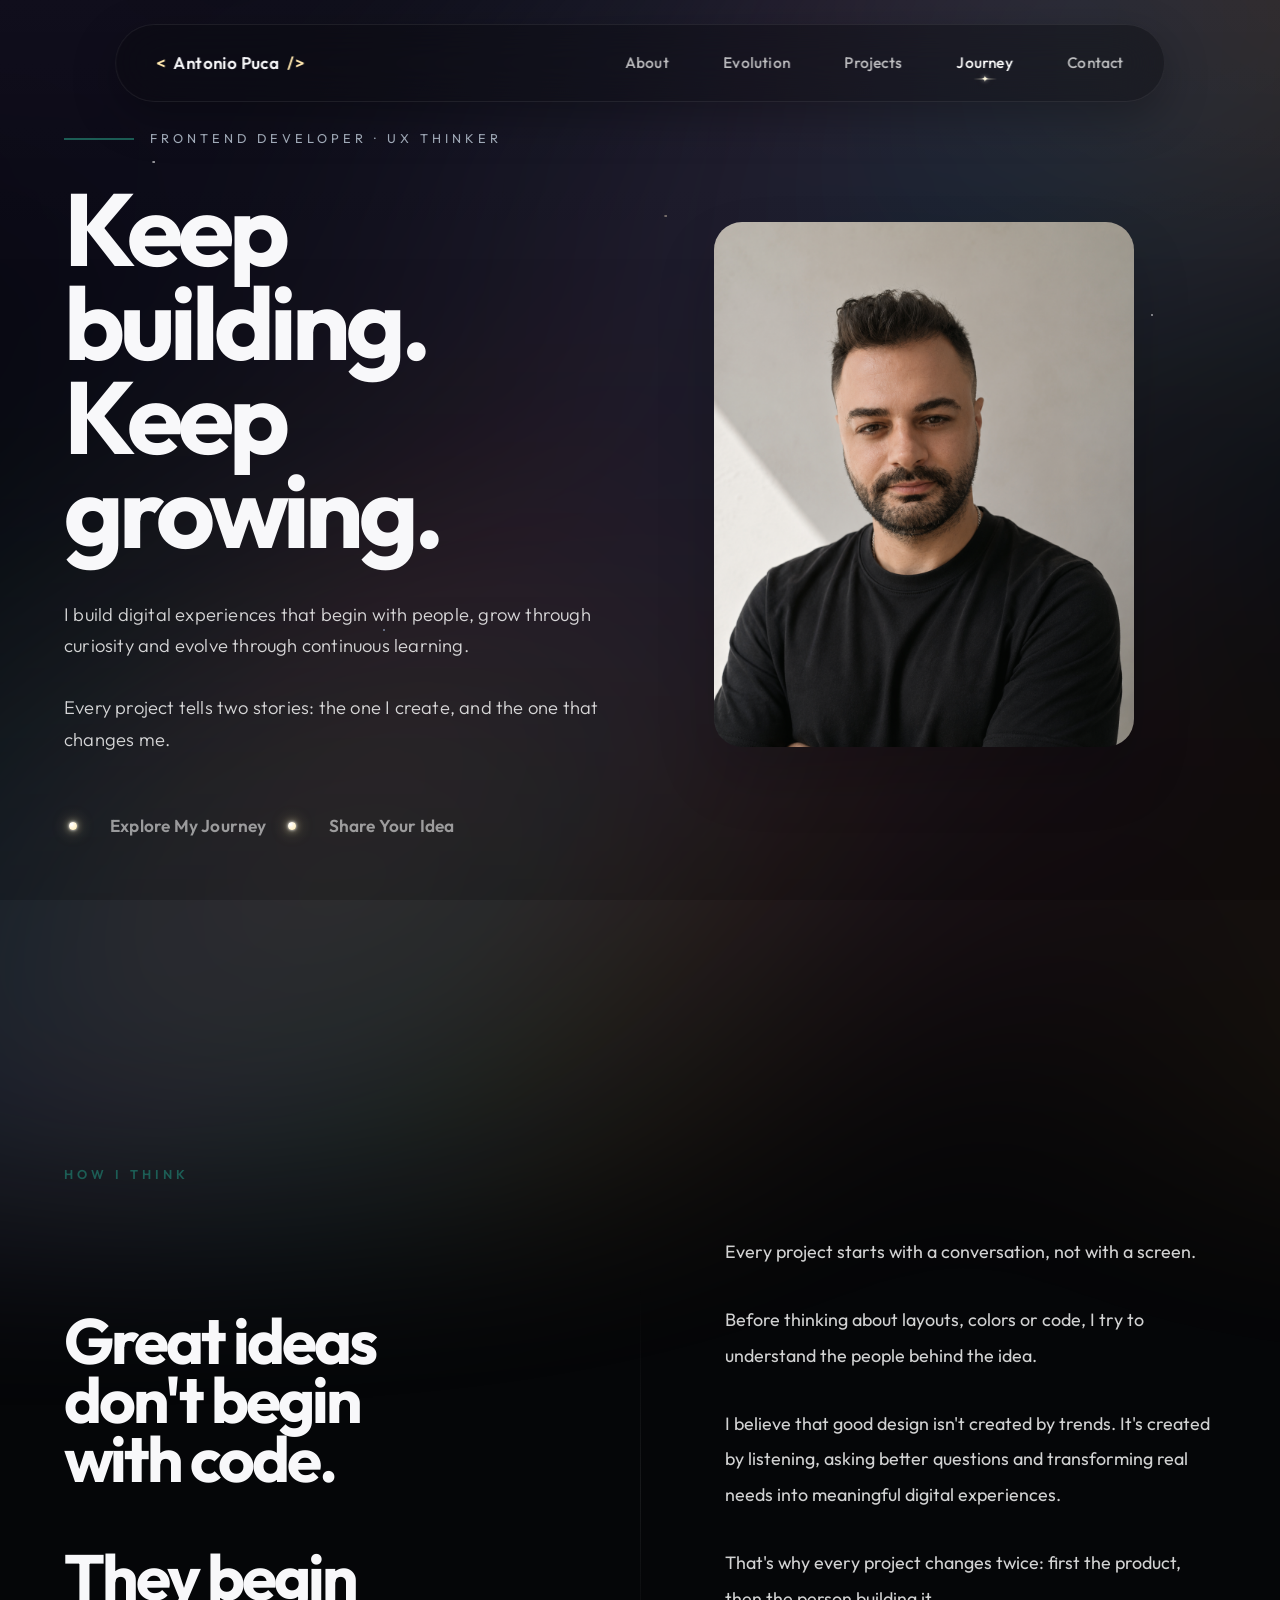
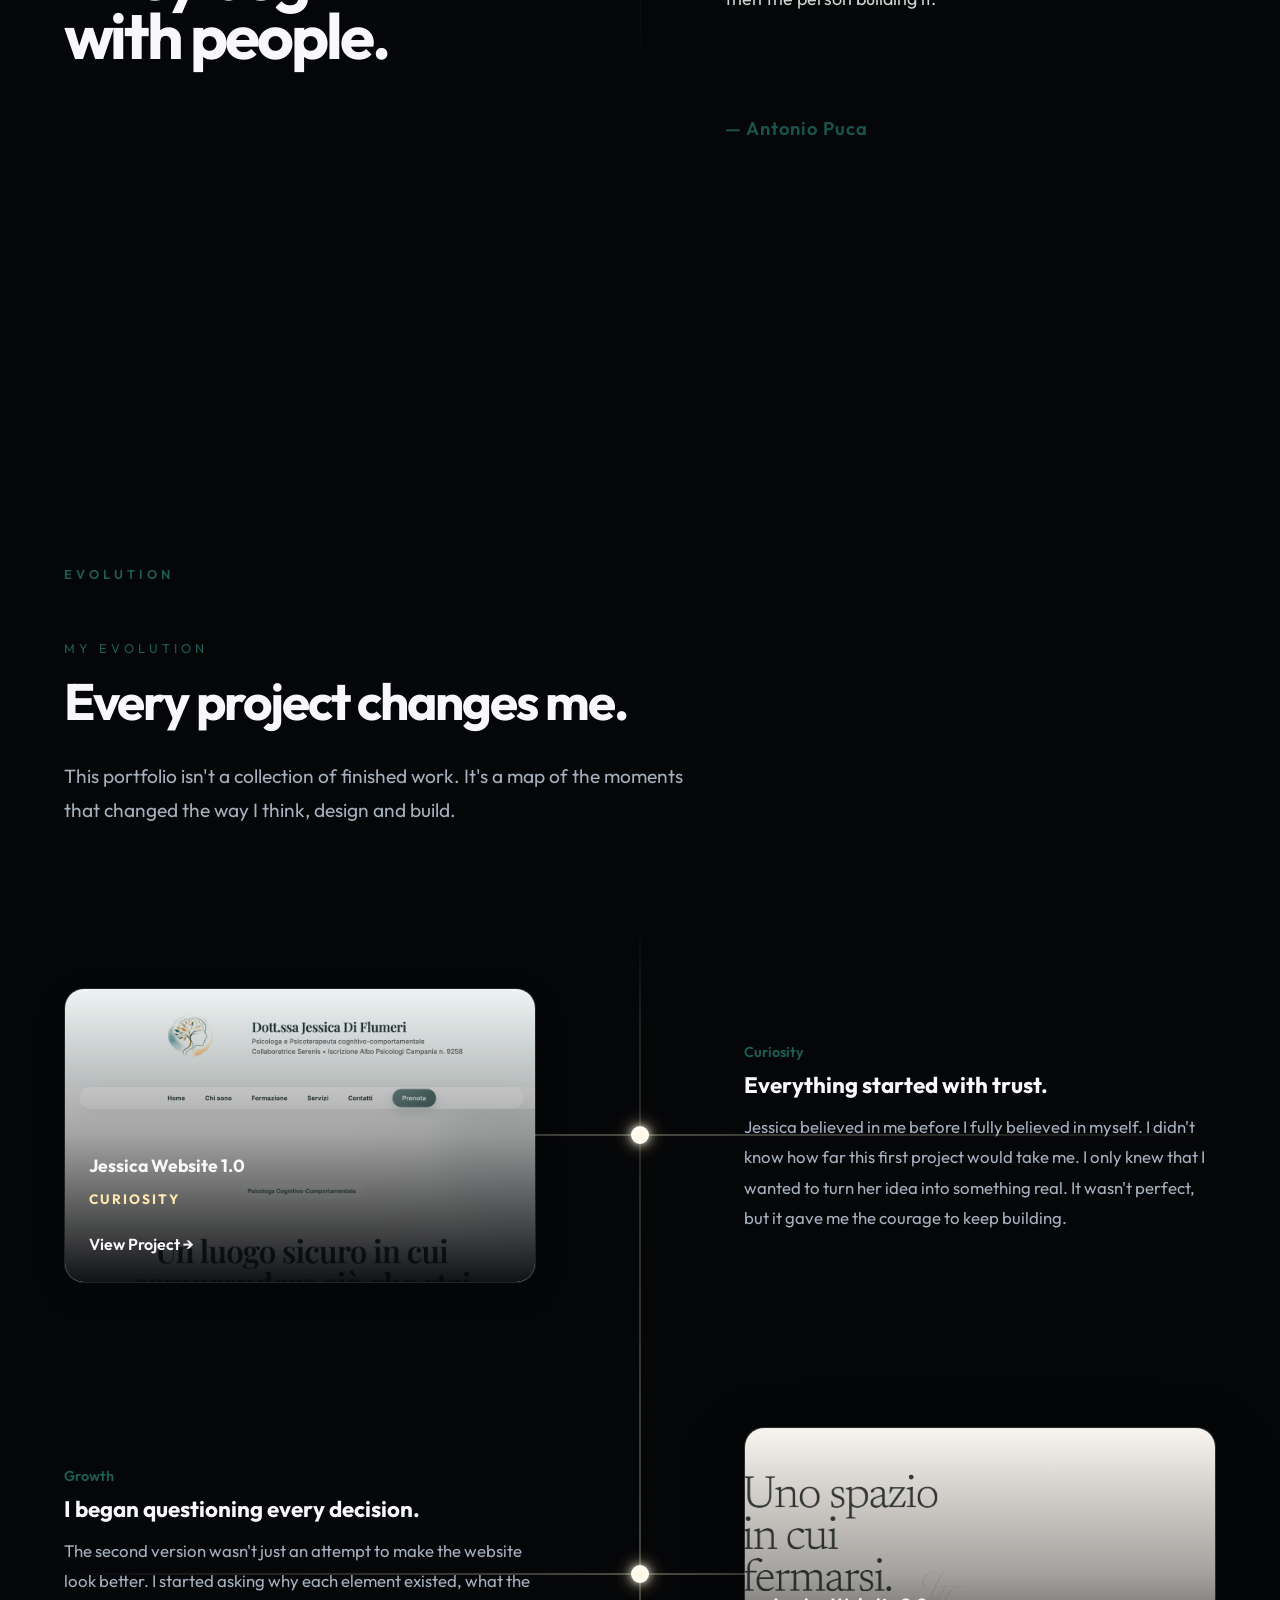
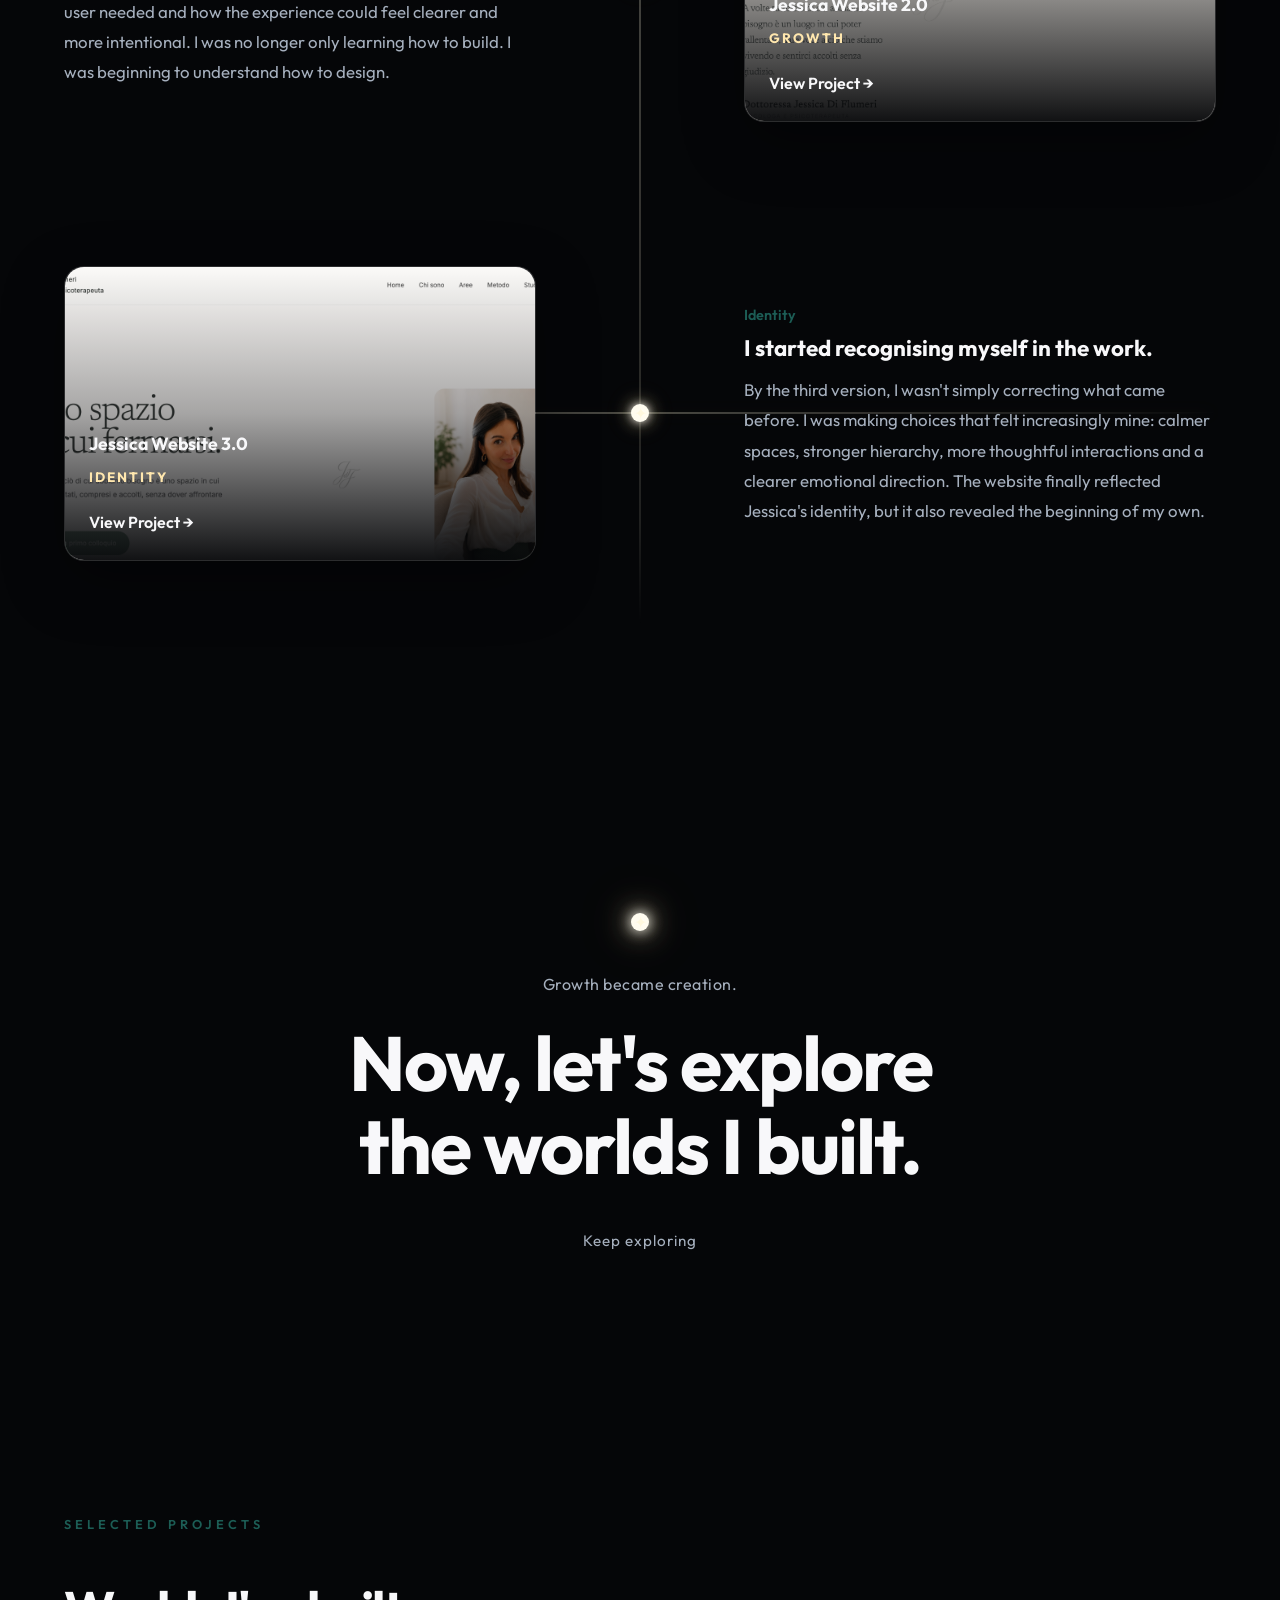
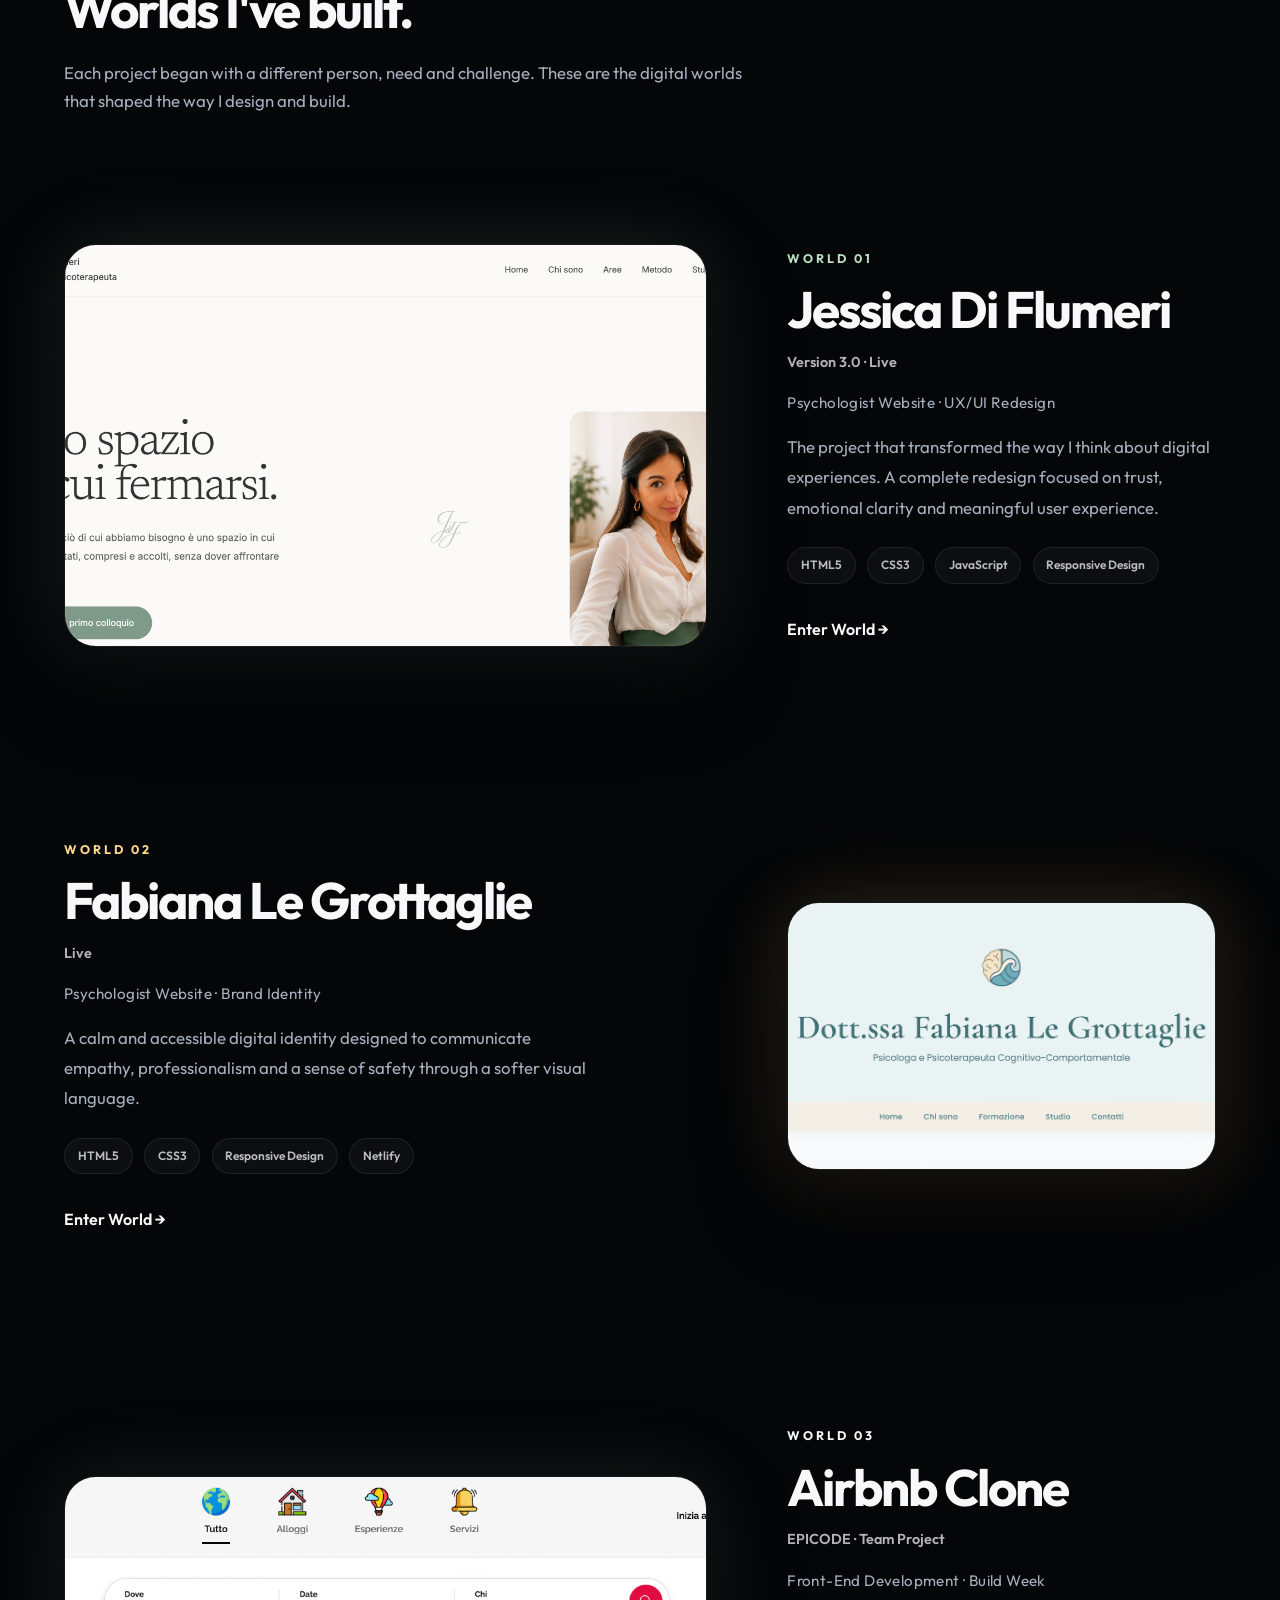
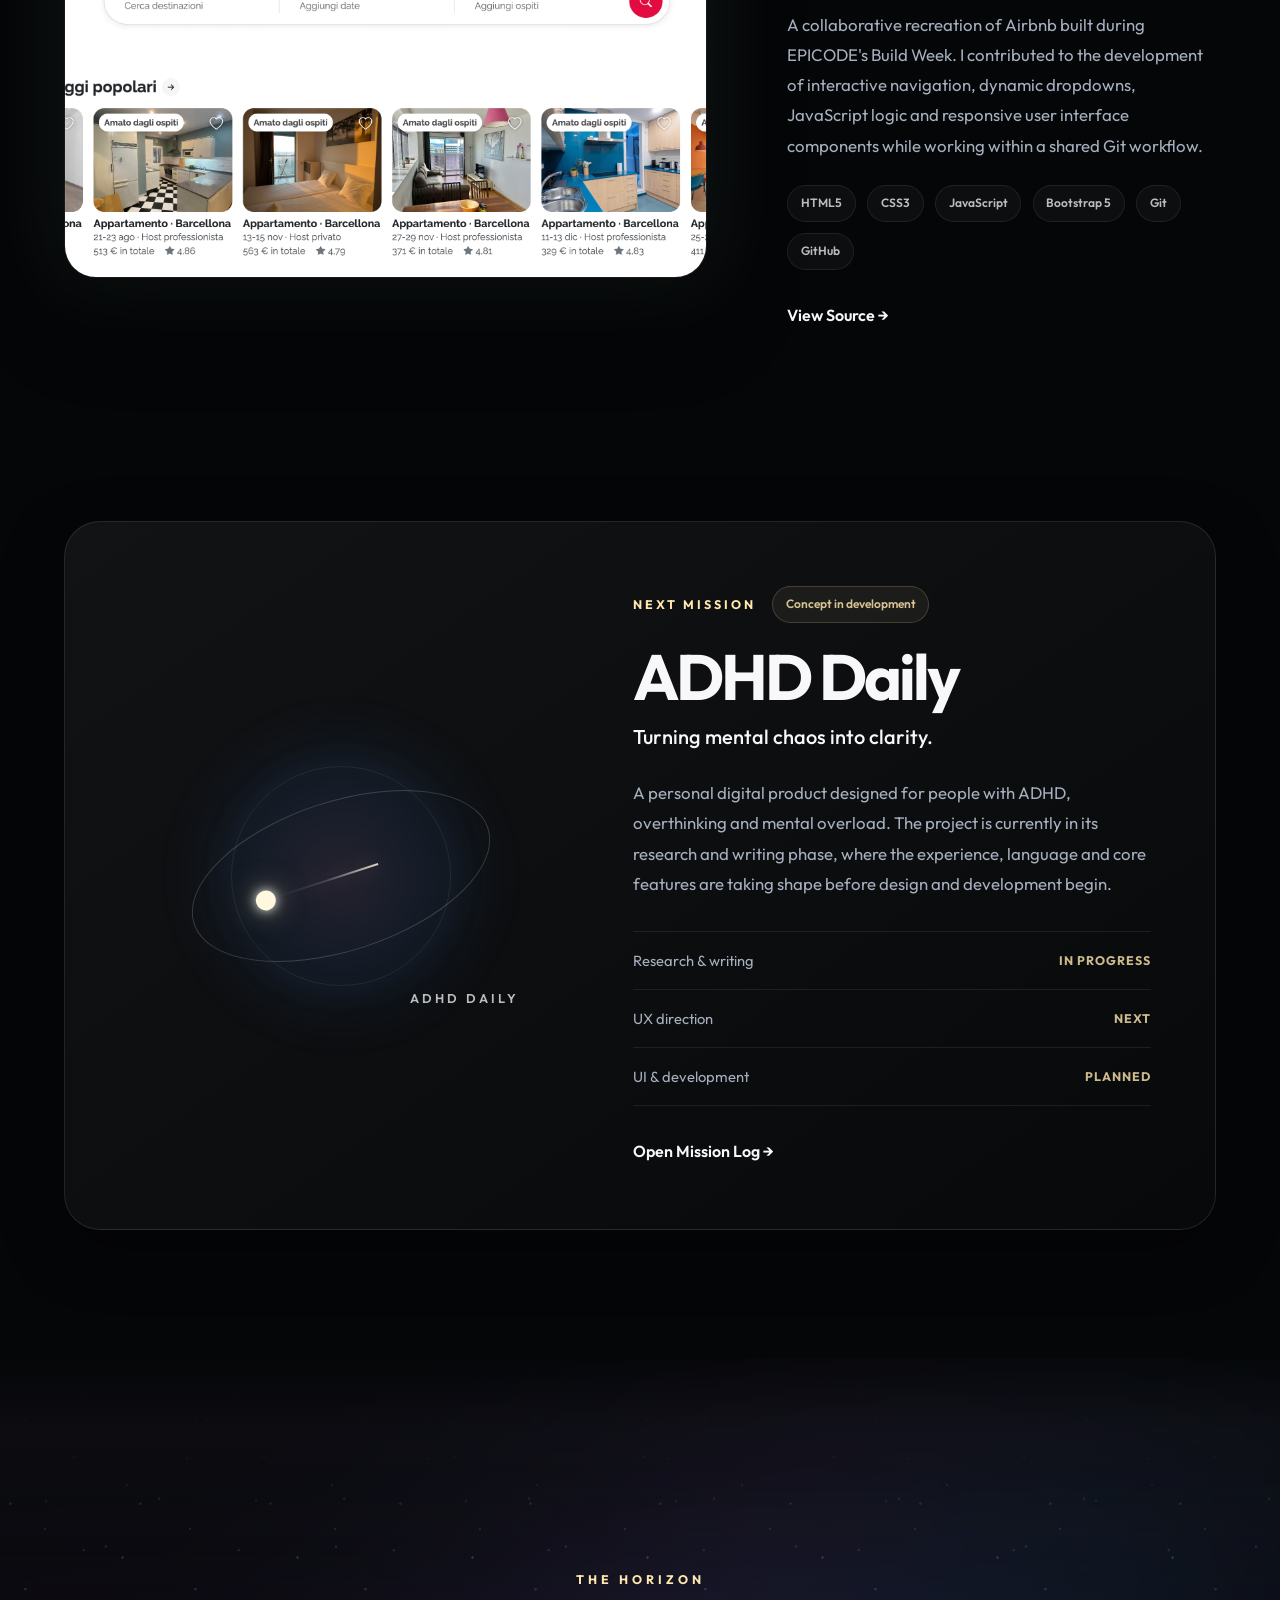
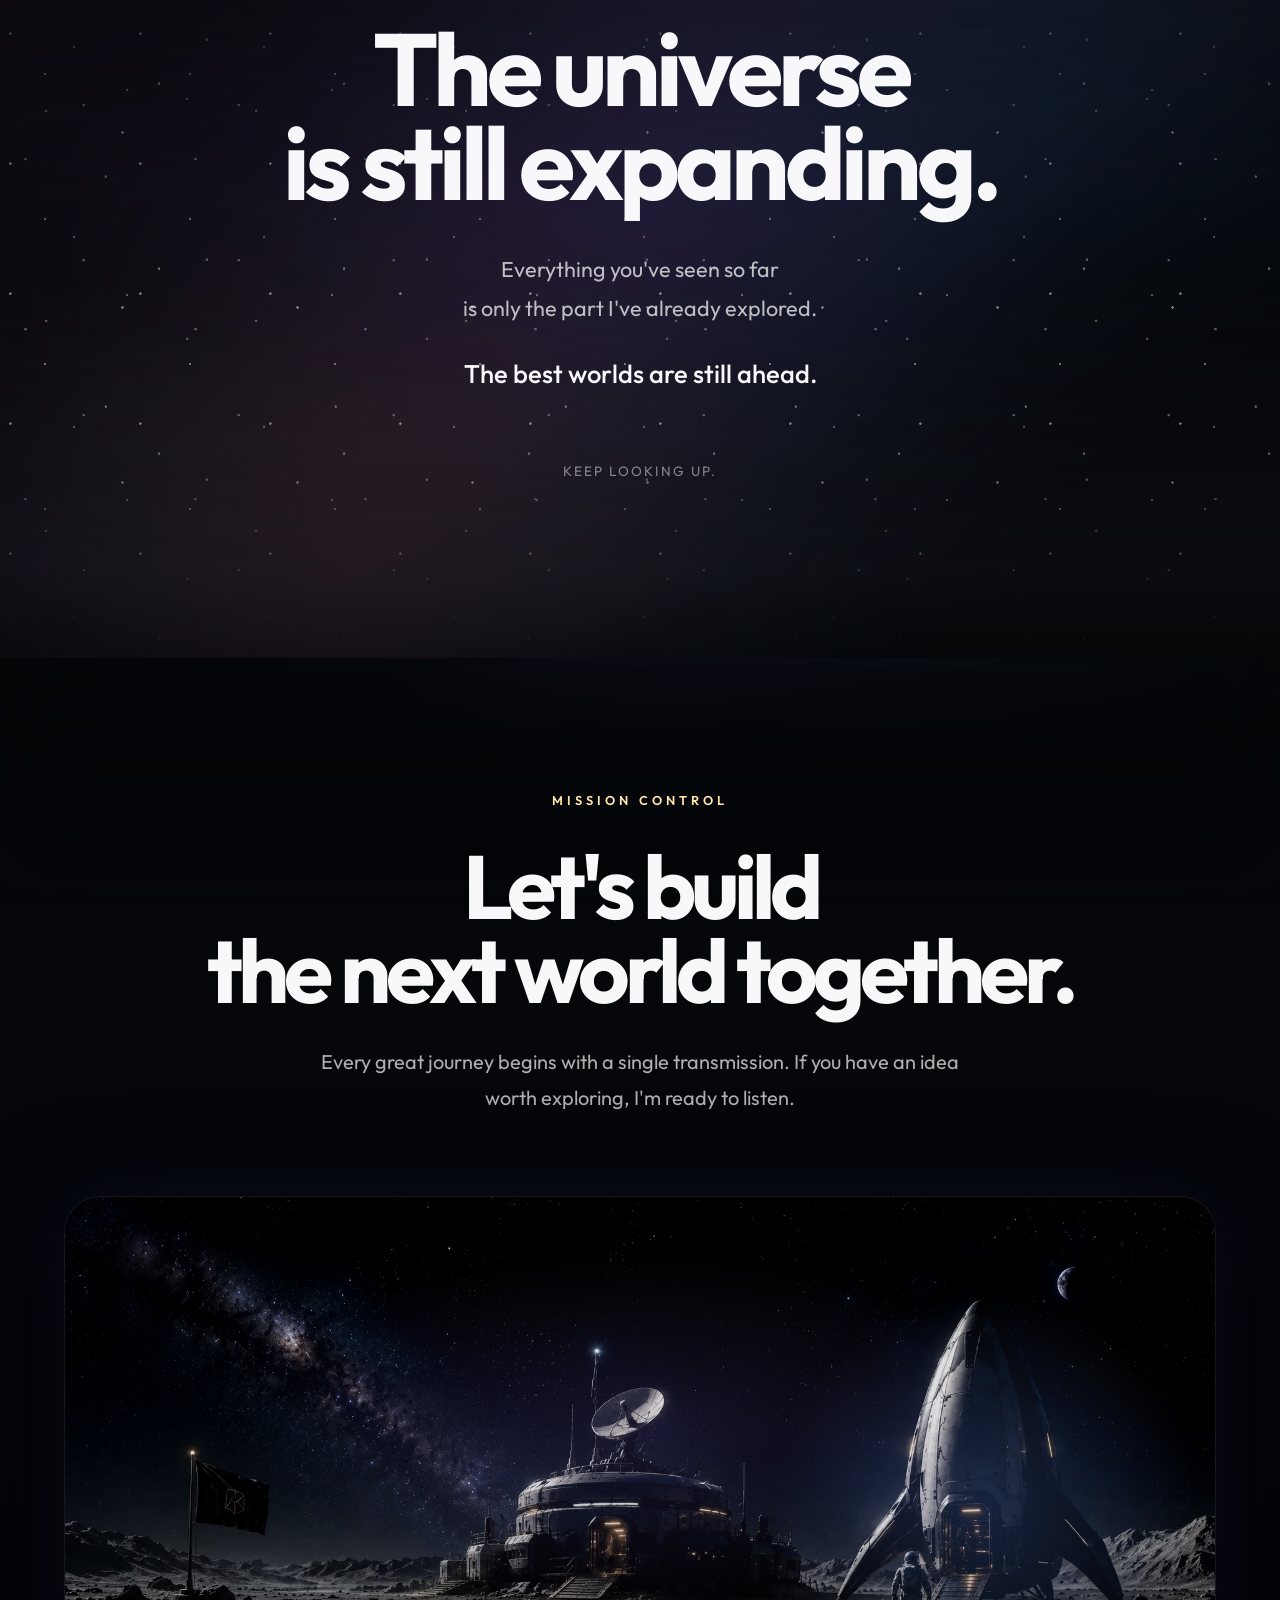
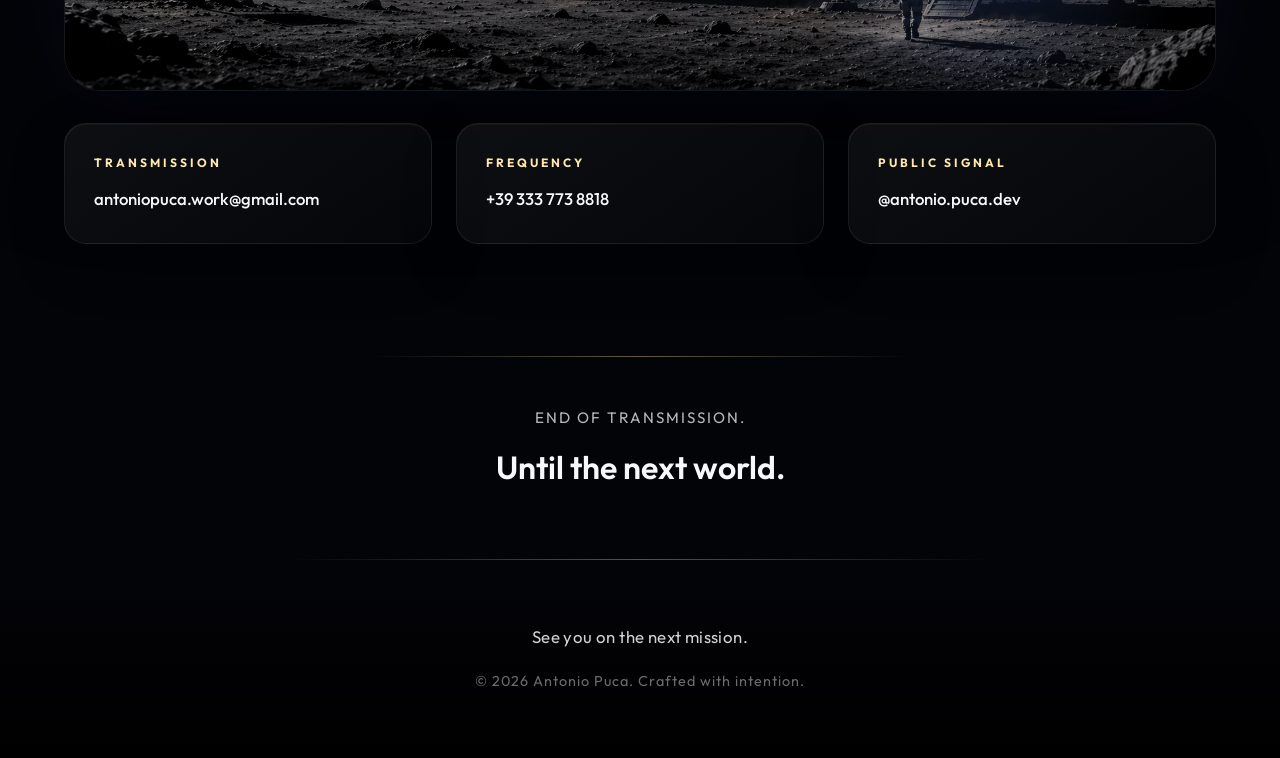
<file: index.html>
<!doctype html>
<html lang="en">
  <head>
    <meta charset="UTF-8" />

    <meta name="viewport" content="width=device-width, initial-scale=1.0" />

    <title>Antonio Puca — Keep Building.</title>
    <meta name="theme-color" content="#050608" />

    <meta
      name="description"
      content="Personal portfolio of Antonio Puca. Frontend Developer creating thoughtful digital experiences through clean design and modern web development."
    />

    <!-- Google Font -->

    <link
      href="https://fonts.googleapis.com/css2?family=Outfit:wght@300;400;500;600;700;800&display=swap"
      rel="stylesheet"
    />
    <link rel="preconnect" href="https://fonts.googleapis.com" />
    <link rel="preconnect" href="https://fonts.gstatic.com" crossorigin />

    <!-- CSS -->

    <link rel="stylesheet" href="./css/main.css" />
  </head>

  <body>
    <!-- ===========================
            HEADER
    ============================ -->

    <header class="header">
      <div class="container">
        <nav class="navbar">
          <a href="#" class="logo">
            <span class="logo__accent">&lt;</span>

            Antonio Puca

            <span class="logo__accent">/&gt;</span>
          </a>

          <button
            class="menu-toggle"
            type="button"
            aria-label="Open navigation menu"
            aria-expanded="false"
            aria-controls="universe-nav"
          >
            <span class="menu-symbol menu-symbol--one"></span>
            <span class="menu-symbol menu-symbol--two"></span>
            <span class="menu-symbol menu-symbol--three"></span>
          </button>

          <div class="nav-wrapper">
            <span class="polaris"></span>

            <ul class="nav" id="universe-nav">
              <li>
                <a href="#about" class="nav-link">About</a>
              </li>

              <li>
                <a href="#evolution" class="nav-link">Evolution</a>
              </li>

              <li>
                <a href="#projects" class="nav-link">Projects</a>
              </li>

              <li>
                <a href="#journey" class="nav-link">Journey</a>
              </li>

              <li>
                <a href="#contact" class="nav-link">Contact</a>
              </li>
            </ul>
          </div>
        </nav>
      </div>
    </header>
    <!-- ===========================
            MAIN
    ============================ -->

    <main>
      <!-- ===========================
                HERO
        ============================ -->

      <section class="hero">
        <div class="container">
          <div class="hero__content">
            <!-- ===========================
           LEFT
      ============================ -->

            <div class="hero__text">
              <span class="hero__eyebrow">
                FRONTEND DEVELOPER · UX THINKER
              </span>

              <h1 class="hero__title">
                Keep building.
                <br />
                Keep growing.
              </h1>

              <p class="hero__description">
                I build digital experiences that begin with people, grow through
                curiosity and evolve through continuous learning.

                <br /><br />

                Every project tells two stories: the one I create, and the one
                that changes me.
              </p>

              <div class="hero__actions">
                <a href="#evolution" class="universe-link">
                  <span class="universe-node">
                    <span class="halo"></span>

                    <span class="core"></span>
                  </span>

                  <span class="energy"></span>

                  <span class="label"> Explore My Journey </span>
                </a>

                <a href="#contact" class="universe-link">
                  <span class="universe-node">
                    <span class="halo"></span>

                    <span class="core"></span>
                  </span>

                  <span class="energy"></span>

                  <span class="label"> Share Your Idea </span>
                </a>
              </div>
            </div>

            <!-- ===========================
           RIGHT
      ============================ -->

            <div class="hero__image">
              <div class="hero__photo">
                <img src="./images/antonio-hero.jpg" alt="Antonio Puca" />
              </div>
            </div>
          </div>
        </div>
      </section>
      <!-- ==================================================
     ABOUT
=================================================== -->

      <section class="about" id="about">
        <div class="container">
          <span class="section-label"> HOW I THINK </span>

          <div class="about__content">
            <!-- =================================
           LEFT
      ================================== -->

            <div class="about__left">
              <h2>
                Great ideas

                <br />

                don't begin

                <br />

                with code.

                <br /><br />

                They begin

                <br />

                with people.
              </h2>
            </div>

            <!-- =================================
           RIGHT
      ================================== -->

            <div class="about__right">
              <p>
                Every project starts with a conversation, not with a screen.
              </p>

              <p>
                Before thinking about layouts, colors or code, I try to
                understand the people behind the idea.
              </p>

              <p>
                I believe that good design isn't created by trends. It's created
                by listening, asking better questions and transforming real
                needs into meaningful digital experiences.
              </p>

              <p>
                That's why every project changes twice: first the product, then
                the person building it.
              </p>

              <span class="about__signature"> — Antonio Puca </span>
            </div>
          </div>
        </div>
      </section>

      <!-- ==================================================
     EVOLUTION
=================================================== -->

      <section class="evolution" id="evolution">
        <div class="container">
          <span class="section-label">EVOLUTION</span>

          <div class="evolution__hero">
            <span class="evolution__eyebrow">MY EVOLUTION</span>

            <h2 class="evolution__title">Every project changes me.</h2>

            <p class="evolution__lead">
              This portfolio isn't a collection of finished work. It's a map of
              the moments that changed the way I think, design and build.
            </p>
          </div>

          <div class="timeline">
            <div class="timeline__line"></div>

            <div class="timeline__items">
              <article class="timeline__item">
                <!-- LEFT -->

                <div class="timeline__left">
                  <div class="timeline__preview">
                    <img
                      src="./images/    jessica-v1.png"
                      alt="Jessica Website Version 1"
                      class="timeline__image"
                    />

                    <div class="timeline__overlay">
                      <span class="timeline__project">
                        Jessica Website 1.0
                      </span>

                      <span class="timeline__project-phase">Curiosity</span>

                      <a
                        href="https://dottoressa-jessicadiflumeri.netlify.app/"
                        target="_blank"
                        rel="noopener noreferrer"
                        class="timeline__button"
                      >
                        View Project →
                      </a>
                    </div>
                  </div>
                </div>

                <!-- CENTER -->

                <div class="timeline__center">
                  <span class="timeline__star"></span>
                </div>

                <!-- RIGHT -->

                <div class="timeline__right">
                  <span class="timeline__phase">Curiosity</span>

                  <h3>Everything started with trust.</h3>

                  <p>
                    Jessica believed in me before I fully believed in myself. I
                    didn't know how far this first project would take me. I only
                    knew that I wanted to turn her idea into something real. It
                    wasn't perfect, but it gave me the courage to keep building.
                  </p>
                </div>
              </article>
              <article class="timeline__item">
                <!-- LEFT -->

                <div class="timeline__left">
                  <span class="timeline__phase">Growth</span>

                  <h3>I began questioning every decision.</h3>

                  <p>
                    The second version wasn't just an attempt to make the
                    website look better. I started asking why each element
                    existed, what the user needed and how the experience could
                    feel clearer and more intentional. I was no longer only
                    learning how to build. I was beginning to understand how to
                    design.
                  </p>
                </div>

                <!-- CENTER -->

                <div class="timeline__center">
                  <span class="timeline__star"></span>
                </div>

                <!-- RIGHT -->

                <div class="timeline__right timeline__right--offset">
                  <div class="timeline__preview timeline__preview--featured">
                    <img
                      src="./images/jessica-v2.png"
                      alt="Jessica Website Version 2"
                      class="timeline__image"
                    />

                    <div class="timeline__overlay">
                      <span class="timeline__project">
                        Jessica Website 2.0
                      </span>

                      <span class="timeline__project-phase">Growth</span>

                      <a
                        href="https://dottoressajessica-diflumeri.netlify.app/"
                        target="_blank"
                        rel="noopener noreferrer"
                        class="timeline__button"
                      >
                        View Project →
                      </a>
                    </div>
                  </div>
                </div>
              </article>
              <article class="timeline__item">
                <!-- LEFT -->

                <div class="timeline__left">
                  <div class="timeline__preview timeline__preview--featured">
                    <img
                      src="./images/jessica-v3.png"
                      alt="Jessica Website Version 3"
                      class="timeline__image"
                    />

                    <div class="timeline__overlay">
                      <span class="timeline__project">
                        Jessica Website 3.0
                      </span>

                      <span class="timeline__project-phase">Identity</span>

                      <a
                        href="https://jessica-diflumeri.netlify.app/"
                        target="_blank"
                        rel="noopener noreferrer"
                        class="timeline__button"
                      >
                        View Project →
                      </a>
                    </div>
                  </div>
                </div>

                <!-- CENTER -->

                <div class="timeline__center">
                  <span class="timeline__star"></span>
                </div>

                <!-- RIGHT -->

                <div class="timeline__right">
                  <span class="timeline__phase">Identity</span>

                  <h3>I started recognising myself in the work.</h3>

                  <p>
                    By the third version, I wasn't simply correcting what came
                    before. I was making choices that felt increasingly mine:
                    calmer spaces, stronger hierarchy, more thoughtful
                    interactions and a clearer emotional direction. The website
                    finally reflected Jessica's identity, but it also revealed
                    the beginning of my own.
                  </p>
                </div>
              </article>
            </div>
          </div>
        </div>
      </section>
      <!-- ==================================================
     GATEWAY
=================================================== -->

      <section class="gateway">
        <div class="container">
          <span class="timeline__star"></span>

          <p class="gateway__lead">Growth became creation.</p>

          <h2 class="gateway__title">
            Now, let's explore
            <br />
            the worlds I built.
          </h2>

          <span class="gateway__scroll"> Keep exploring </span>
        </div>
      </section>
      <!-- ==================================================
     WORLDS
=================================================== -->

      <section id="projects" class="projects">
        <div class="container">
          <!-- Intro -->

          <div class="section-heading">
            <span class="section-label">SELECTED PROJECTS</span>

            <h2>Worlds I've built.</h2>

            <p class="projects__lead">
              Each project began with a different person, need and challenge.
              These are the digital worlds that shaped the way I design and
              build.
            </p>
          </div>

          <!-- Completed worlds -->

          <div class="projects__worlds">
            <article class="world-card world-card--jessica">
              <div class="world-card__media">
                <img
                  src="./images/jessica-v3.png"
                  alt="Homepage del sito di Jessica Di Flumeri"
                  class="world-card__image"
                />
              </div>

              <div class="world-card__content">
                <span class="world-card__number">World 01</span>

                <h3 class="world-card__title">Jessica Di Flumeri</h3>

                <span class="world-card__version">Version 3.0 · Live</span>

                <p class="world-card__category">
                  Psychologist Website · UX/UI Redesign
                </p>

                <p class="world-card__description">
                  The project that transformed the way I think about digital
                  experiences. A complete redesign focused on trust, emotional
                  clarity and meaningful user experience.
                </p>

                <div class="world-card__tech">
                  <span>HTML5</span>
                  <span>CSS3</span>
                  <span>JavaScript</span>
                  <span>Responsive Design</span>
                </div>

                <div class="world-card__actions">
                  <a
                    href="https://jessica-diflumeri.netlify.app/"
                    target="_blank"
                    rel="noopener noreferrer"
                    class="world-card__button"
                  >
                    Enter World →
                  </a>
                </div>
              </div>
            </article>

            <article class="world-card world-card--fabiana world-card--reverse">
              <div class="world-card__media">
                <img
                  src="./images/fabiana.png"
                  alt="Homepage del sito della Dott.ssa Fabiana Le Grottaglie"
                  class="world-card__image"
                />
              </div>

              <div class="world-card__content">
                <span class="world-card__number">World 02</span>

                <h3 class="world-card__title">Fabiana Le Grottaglie</h3>

                <span class="world-card__version">Live</span>

                <p class="world-card__category">
                  Psychologist Website · Brand Identity
                </p>

                <p class="world-card__description">
                  A calm and accessible digital identity designed to communicate
                  empathy, professionalism and a sense of safety through a
                  softer visual language.
                </p>

                <div class="world-card__tech">
                  <span>HTML5</span>
                  <span>CSS3</span>
                  <span>Responsive Design</span>
                  <span>Netlify</span>
                </div>

                <div class="world-card__actions">
                  <a
                    href="https://dottoressa-fabiana-le-grottagile.netlify.app/"
                    target="_blank"
                    rel="noopener noreferrer"
                    class="world-card__button"
                  >
                    Enter World →
                  </a>
                </div>
              </div>
            </article>

            <article class="world-card world-card--airbnb">
              <div class="world-card__media">
                <img
                  src="./    airbnb-home.png"
                  alt="Homepage dell'Airbnb Clone sviluppato durante la Build Week di EPICODE"
                  class="world-card__image"
                />
              </div>

              <div class="world-card__content">
                <span class="world-card__number">World 03</span>

                <h3 class="world-card__title">Airbnb Clone</h3>

                <span class="world-card__version">
                  EPICODE · Team Project
                </span>

                <p class="world-card__category">
                  Front-End Development · Build Week
                </p>

                <p class="world-card__description">
                  A collaborative recreation of Airbnb built during EPICODE's
                  Build Week. I contributed to the development of interactive
                  navigation, dynamic dropdowns, JavaScript logic and responsive
                  user interface components while working within a shared Git
                  workflow.
                </p>

                <div class="world-card__tech">
                  <span>HTML5</span>
                  <span>CSS3</span>
                  <span>JavaScript</span>
                  <span>Bootstrap 5</span>
                  <span>Git</span>
                  <span>GitHub</span>
                </div>

                <div class="world-card__actions">
                  <a
                    href="https://github.com/devHP-source/Build-Week-2"
                    target="_blank"
                    rel="noopener noreferrer"
                    class="world-card__button"
                  >
                    View Source →
                  </a>
                </div>
              </div>
            </article>
          </div>

          <!-- Next mission -->

          <!-- ==================================================
     NEXT MISSION
=================================================== -->

          <div class="next-mission">
            <div class="next-mission__visual" aria-hidden="true">
              <div class="mission-orbit"></div>

              <div class="mission-spacecraft">
                <span class="mission-spacecraft__core"></span>
                <span class="mission-spacecraft__trail"></span>
              </div>

              <span class="mission-destination">ADHD Daily</span>
            </div>

            <div class="next-mission__content">
              <div class="next-mission__meta">
                <span class="next-mission__eyebrow">NEXT MISSION</span>

                <span class="next-mission__status">Concept in development</span>
              </div>

              <h3 class="next-mission__title">ADHD Daily</h3>

              <p class="next-mission__lead">
                Turning mental chaos into clarity.
              </p>

              <p class="next-mission__description">
                A personal digital product designed for people with ADHD,
                overthinking and mental overload. The project is currently in
                its research and writing phase, where the experience, language
                and core features are taking shape before design and development
                begin.
              </p>

              <div class="next-mission__progress">
                <div class="next-mission__progress-item">
                  <span>Research &amp; writing</span>
                  <span>In progress</span>
                </div>

                <div class="next-mission__progress-item">
                  <span>UX direction</span>
                  <span>Next</span>
                </div>

                <div class="next-mission__progress-item">
                  <span>UI &amp; development</span>
                  <span>Planned</span>
                </div>
              </div>

              <a href="./mission-log.html" class="next-mission__link">
                Open Mission Log →
              </a>
            </div>
          </div>
        </div>
      </section>

      <!-- ==================================================
           THE HORIZON
      =================================================== -->

      <section id="journey" class="horizon">
        <div class="container">
          <div class="horizon__stars" aria-hidden="true"></div>

          <div class="horizon__content">
            <span class="horizon__eyebrow">THE HORIZON</span>

            <h2 class="horizon__title">
              The universe
              <br />
              is still expanding.
            </h2>

            <p class="horizon__text">
              Everything you've seen so far
              <br />
              is only the part I've already explored.
            </p>

            <p class="horizon__closing">The best worlds are still ahead.</p>

            <span class="horizon__signature"> Keep looking up. </span>
          </div>
        </div>
      </section>

      <!-- ==================================================
     MISSION CONTROL
=================================================== -->

      <section id="contact" class="contact">
        <div class="container">
          <div class="contact__hero">
            <span class="section-label">MISSION CONTROL</span>

            <h2 class="contact__title">
              Let's build
              <br />
              the next world together.
            </h2>

            <p class="contact__lead">
              Every great journey begins with a single transmission. If you have
              an idea worth exploring, I'm ready to listen.
            </p>
          </div>

          <!-- MISSION SCENE -->

          <div class="contact__scene">
            <img
              src="./images/mission-control-scene.webp"
              alt="Mission Control on a lunar surface"
              class="contact__scene-image"
            />
          </div>

          <!-- CONTACT COORDINATES -->

          <div class="contact__coordinates">
            <div class="coordinate">
              <span class="coordinate__label">TRANSMISSION</span>

              <a href="mailto:antoniopuca.work@gmail.com">
                antoniopuca.work@gmail.com
              </a>
            </div>

            <div class="coordinate">
              <span class="coordinate__label">FREQUENCY</span>

              <a
                href="https://wa.me/393337738818"
                target="_blank"
                rel="noopener noreferrer"
              >
                +39 333 773 8818
              </a>
            </div>

            <div class="coordinate">
              <span class="coordinate__label">PUBLIC SIGNAL</span>

              <a
                href="https://instagram.com/antonio.puca.dev"
                target="_blank"
                rel="noopener noreferrer"
              >
                @antonio.puca.dev
              </a>
            </div>
          </div>

          <!-- END TRANSMISSION -->

          <div class="contact__transmission">
            <span class="contact__line"></span>

            <p class="contact__ending">End of transmission.</p>

            <span class="contact__goodbye"> Until the next world. </span>
          </div>
        </div>
      </section>
    </main>

    <!-- ===========================
            FOOTER
    ============================ -->

    <footer class="footer">
      <div class="container">
        <p>See you on the next mission.</p>

        <small>© 2026 Antonio Puca. Crafted with intention.</small>
      </div>
    </footer>

    <script src="./js/main.js"></script>
  </body>
</html>
</file>
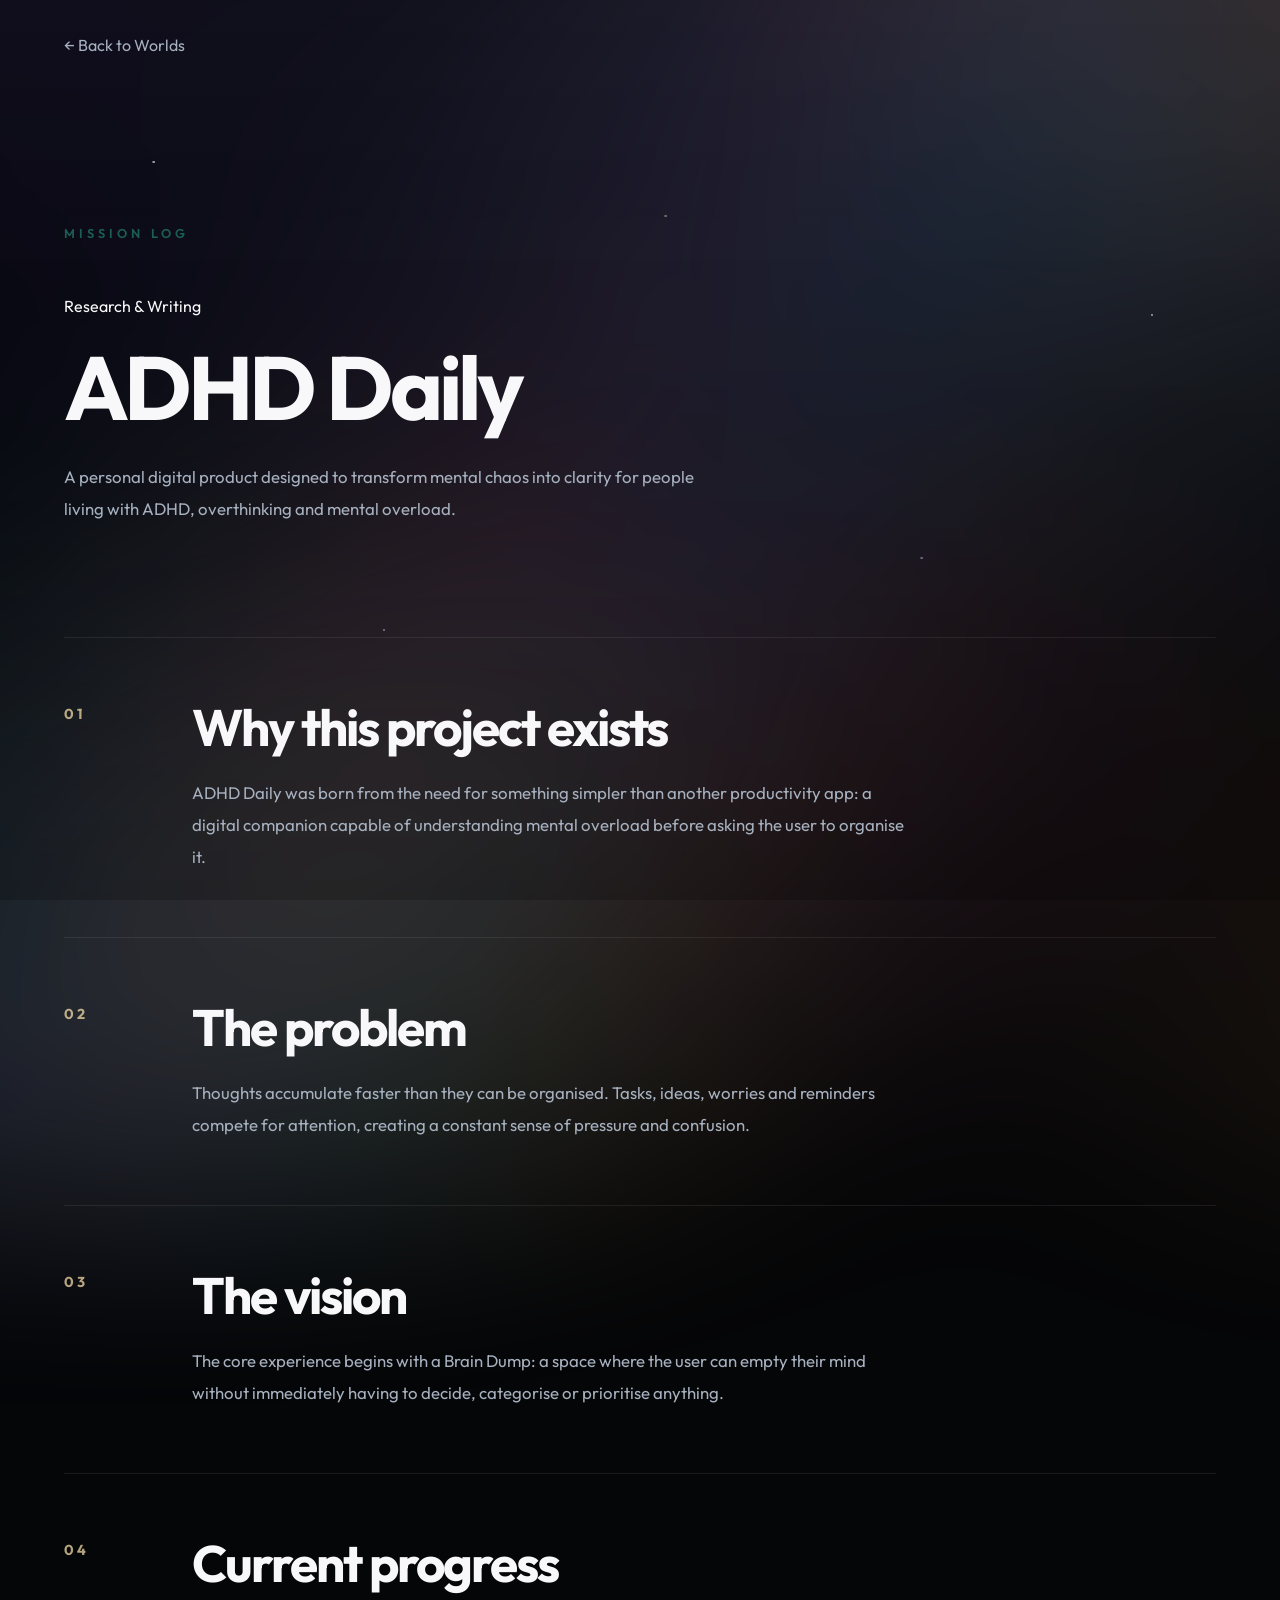
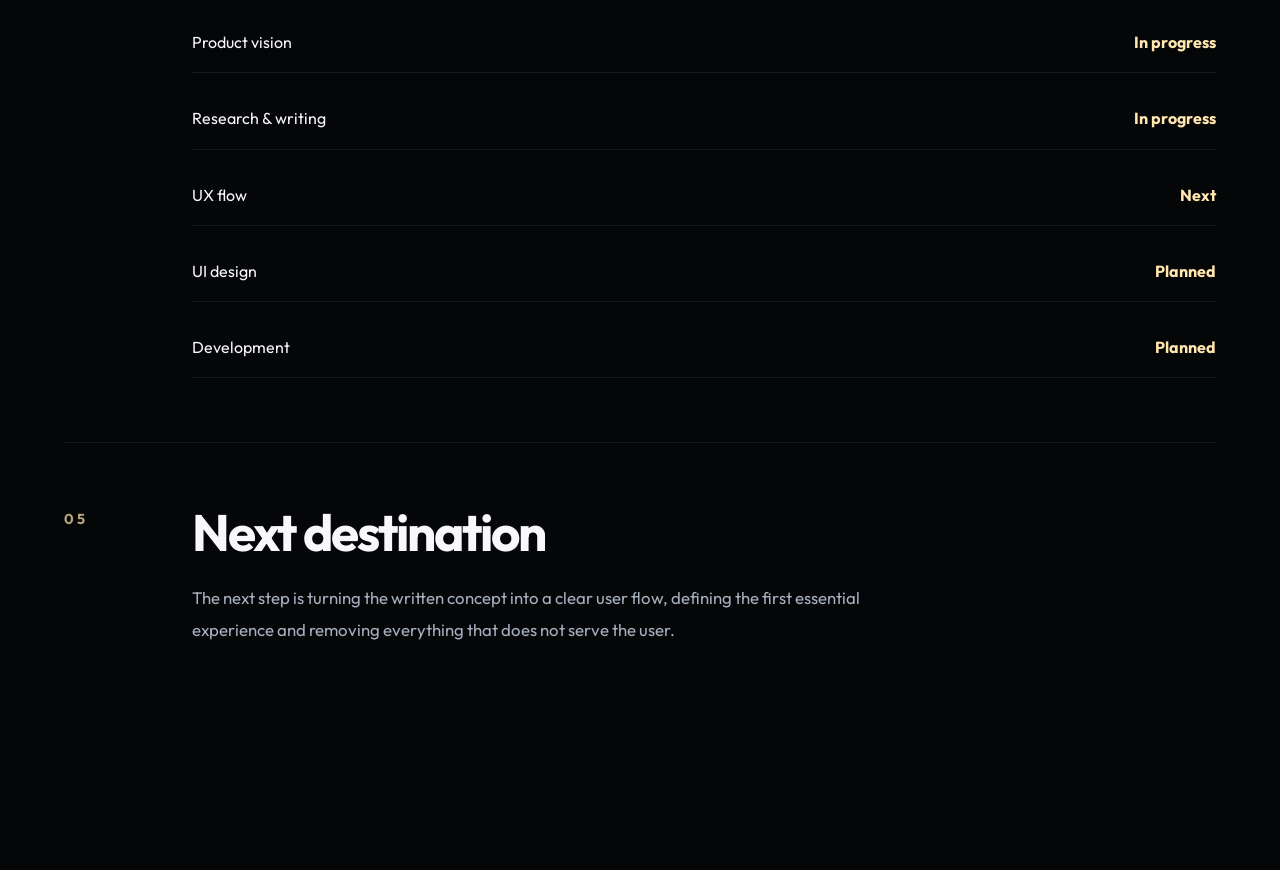
<file: mission-log.html>
<!doctype html>
<html lang="en">
  <head>
    <meta charset="UTF-8" />

    <meta name="viewport" content="width=device-width, initial-scale=1.0" />

    <meta
      name="description"
      content="Mission log for ADHD Daily, a personal digital product currently in research and development."
    />

    <meta name="theme-color" content="#050608" />

    <title>ADHD Daily — Mission Log</title>

    <link rel="preconnect" href="https://fonts.googleapis.com" />

    <link rel="preconnect" href="https://fonts.gstatic.com" crossorigin />

    <link
      href="https://fonts.googleapis.com/css2?family=Outfit:wght@300;400;500;600;700;800&display=swap"
      rel="stylesheet"
    />

    <link rel="stylesheet" href="./css/main.css" />
  </head>

  <body>
    <header class="mission-header">
      <div class="container">
        <a href="./index.html#projects" class="mission-header__back">
          ← Back to Worlds
        </a>
      </div>
    </header>

    <main>
      <section class="mission-log">
        <div class="container">
          <span class="section-label">MISSION LOG</span>

          <div class="mission-log__hero">
            <span class="mission-log__status"> Research &amp; Writing </span>

            <h1 class="mission-log__title">ADHD Daily</h1>

            <p class="mission-log__lead">
              A personal digital product designed to transform mental chaos into
              clarity for people living with ADHD, overthinking and mental
              overload.
            </p>
          </div>

          <section class="mission-log__section">
            <span class="mission-log__number">01</span>

            <div>
              <h2>Why this project exists</h2>

              <p>
                ADHD Daily was born from the need for something simpler than
                another productivity app: a digital companion capable of
                understanding mental overload before asking the user to organise
                it.
              </p>
            </div>
          </section>

          <section class="mission-log__section">
            <span class="mission-log__number">02</span>

            <div>
              <h2>The problem</h2>

              <p>
                Thoughts accumulate faster than they can be organised. Tasks,
                ideas, worries and reminders compete for attention, creating a
                constant sense of pressure and confusion.
              </p>
            </div>
          </section>

          <section class="mission-log__section">
            <span class="mission-log__number">03</span>

            <div>
              <h2>The vision</h2>

              <p>
                The core experience begins with a Brain Dump: a space where the
                user can empty their mind without immediately having to decide,
                categorise or prioritise anything.
              </p>
            </div>
          </section>

          <section class="mission-log__section">
            <span class="mission-log__number">04</span>

            <div>
              <h2>Current progress</h2>

              <ul class="mission-log__progress">
                <li>
                  <span>Product vision</span>
                  <strong>In progress</strong>
                </li>

                <li>
                  <span>Research &amp; writing</span>
                  <strong>In progress</strong>
                </li>

                <li>
                  <span>UX flow</span>
                  <strong>Next</strong>
                </li>

                <li>
                  <span>UI design</span>
                  <strong>Planned</strong>
                </li>

                <li>
                  <span>Development</span>
                  <strong>Planned</strong>
                </li>
              </ul>
            </div>
          </section>

          <section class="mission-log__section">
            <span class="mission-log__number">05</span>

            <div>
              <h2>Next destination</h2>

              <p>
                The next step is turning the written concept into a clear user
                flow, defining the first essential experience and removing
                everything that does not serve the user.
              </p>
            </div>
          </section>
        </div>
      </section>
    </main>

    <script src="./js/main.js"></script>
  </body>
</html>
</file>
<file: css/main.css>
/* ==================================================
   ANTONIO PUCA PORTFOLIO
   VERSION 3.0
   SHADOW HORIZON
================================================== */

/* ==================================================
   BASE
================================================== */

@import url("./base/reset.css");
@import url("./base/variables.css");
@import url("./base/base.css");
@import url("./base/typography.css");
@import url("./base/utilities.css");
@import url("./base/universe.css");

/* ==================================================
   LAYOUT
================================================== */

@import url("./layout/container.css");
@import url("./layout/header.css");

/* ==================================================
   COMPONENTS
================================================== */

@import url("./components/universe-node.css");
@import url("./components/timeline.css");
@import url("./components/motion.css");

/* ==================================================
   SECTIONS
================================================== */

@import url("./sections/hero.css");
@import url("./sections/about.css");
@import url("./sections/evolution.css");
@import url("./sections/gateway.css");
@import url("./sections/projects.css");
@import url("./sections/mission-log.css");
@import url("./sections/horizon.css");
@import url("./sections/contact.css");

/* ==================================================
   FOOTER
================================================== */

@import url("./layout/footer.css");

/* ==================================================
   RESPONSIVE
   Deve restare sempre per ultimo
================================================== */

@import url("./responsive/responsive.css");
</file>
